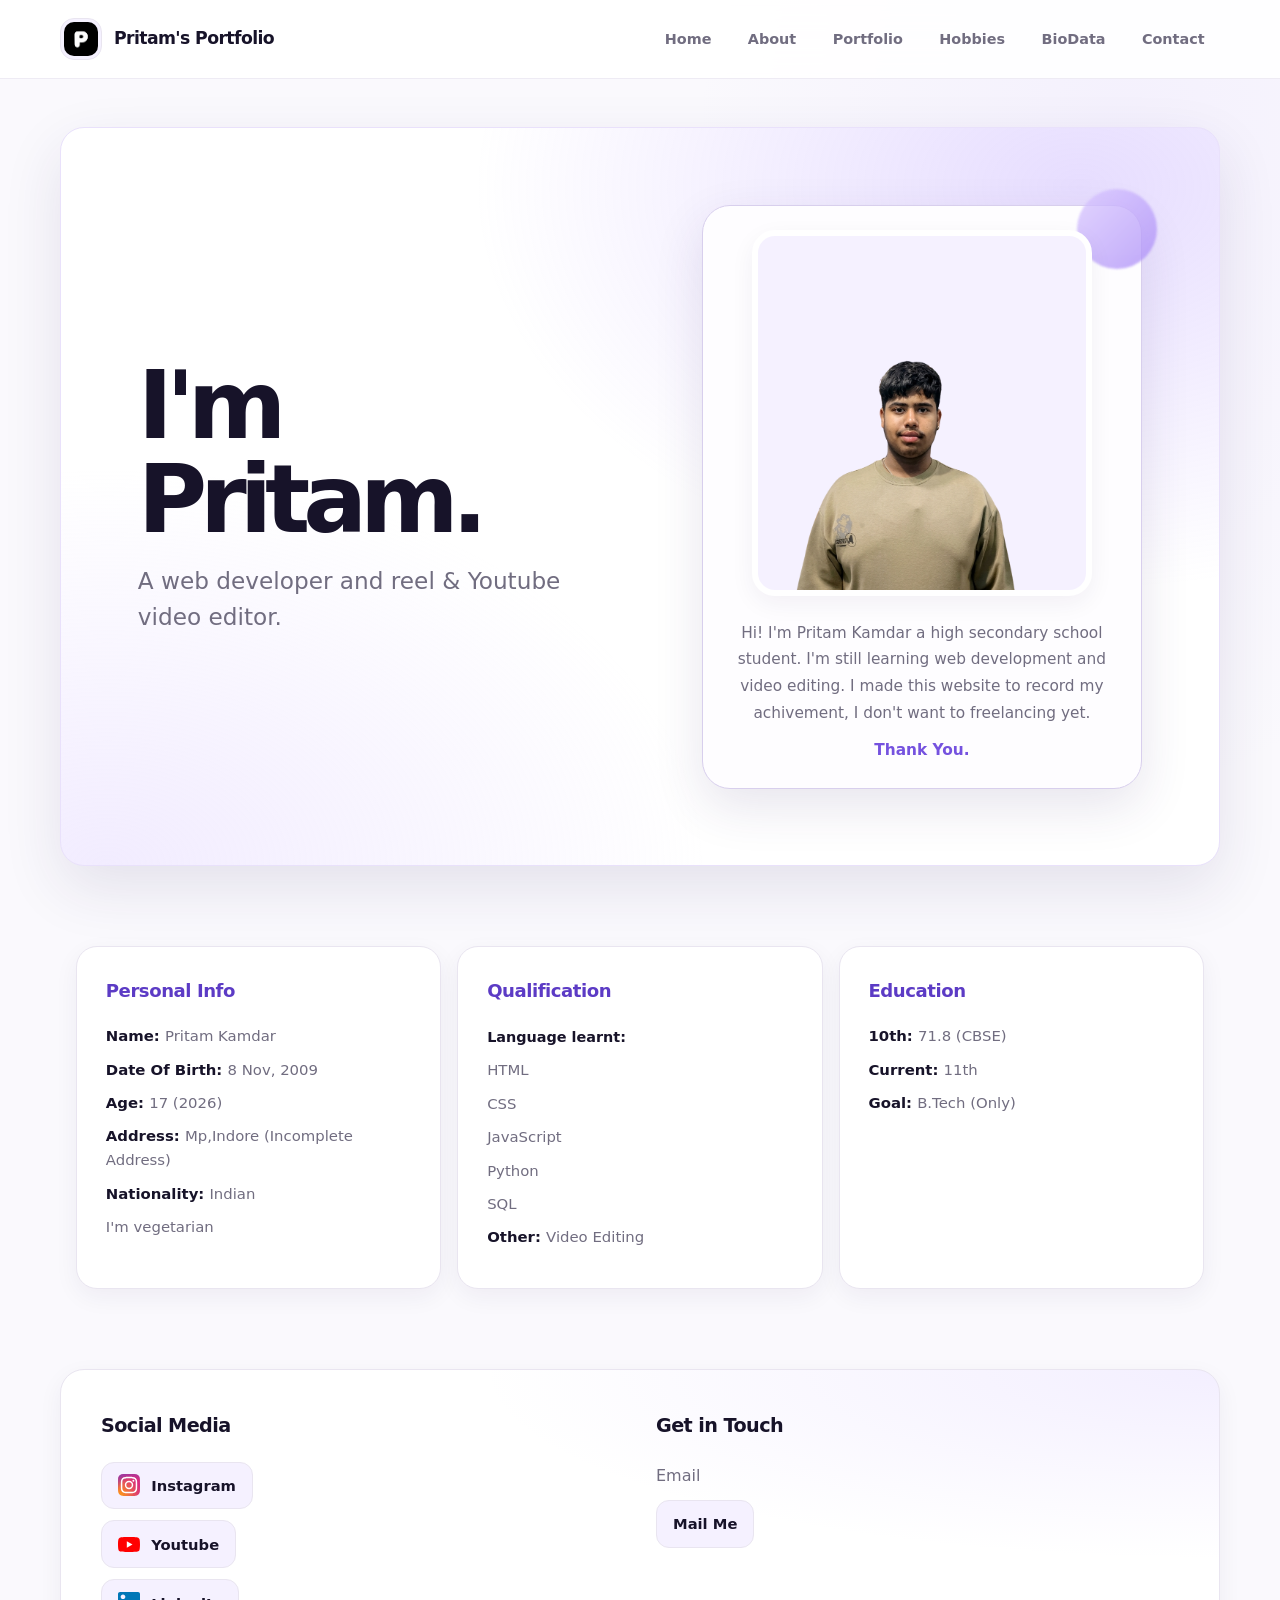
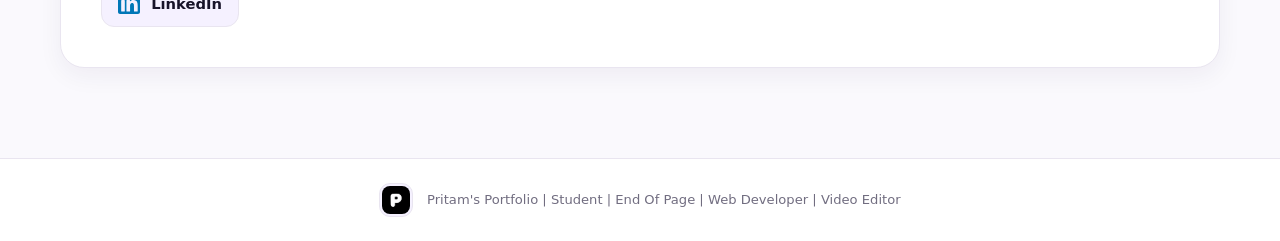
<file: index.html>
<!DOCTYPE html>
<html lang="en">
<head>
  <meta charset="UTF-8">
  <meta name="viewport" content="width=device-width, initial-scale=1.0">
  <meta name="description" content="A student's portfolio. Web developer and reel & Youtube video editor.">
  <title>Pritam's Portfolio</title>
  <link rel="icon" href="Assets/favicon.ico" type="image/x-icon">
  <link rel="stylesheet" href="style.css">
</head>
<body>

  <header>
    <a href="/">
      <img src="Assets/favicon.ico" >
      Pritam's Portfolio
    </a>
    <nav aria-label="Main Navigation">
      <ul>
        <li><a href="#home">Home</a></li>
        <li><a href="#about">About</a></li>
        <li><a href="portfolio.html">Portfolio</a></li>
        <li><a href="hobbies.html">Hobbies</a></li>
        <li><a href="biodata.html">BioData</a></li>
        <li><a href="#contact">Contact</a></li>
      </ul>
    </nav>
  </header>
  <main>
    <section id="home">
      <div>
        <p>I'm Pritam.</p>
        <p>A web developer and reel & Youtube video editor.</p>
      </div>
      <div>
        <img src="Assets/Images/me.png">
        <p>Hi! I'm Pritam Kamdar a high secondary school student. I'm still learning web development and video editing. I made this website to record my achivement, I don't want to freelancing yet.</p>
        <p>Thank You.</p>
      </div>
    </section>
    <section id="about">
      <div>
        <b>Personal Info</b>
        <p><b>Name: </b>Pritam Kamdar</p>
        <p><b>Date Of Birth: </b>8 Nov, 2009</p>
        <p><b>Age: </b>17 (2026)</p>
        <p><b>Address: </b>Mp,Indore (Incomplete Address)</p>
        <p><b>Nationality: </b>Indian</p>
        <p>I'm vegetarian</p>
      </div>
      <div>
        <b>Qualification</b>
        <b>Language learnt: </b>
        <p>HTML</p>
        <p>CSS</p>
        <p>JavaScript</p>
        <p>Python</p>
        <p>SQL</p>
        <p><b>Other: </b> Video Editing</p>
      </div>
      <div>
        <b>Education</b>
        <p><b>10th: </b>71.8 (CBSE)</p>
        <p><b>Current: </b>11th</p>
        <p><b>Goal: </b>B.Tech (Only)</p>
      </div>
    </section>
    <section id="contact">
      <div>
        <b>Social Media</b>
        <a href="https://www.instagram.com/pritam_11_2009?cnvx=bTZoYmQ3N28wYWcz"><img src="Assets/Icons/instagram.svg"> Instagram</a>
        <a href="https://youtube.com/@pritam_kamdar?si=nh9N2OVqdq195N9v"><img src="Assets/Icons/youtube.svg"> Youtube</a>
        <a href="https://www.linkedin.com/in/pritam-kamdar-396842412?utm_source=share_via&utm_content=profile&utm_medium=member_android"><img src="Assets/Icons/linkedin.svg"> LinkedIn</a>
      </div>
      <div>
        <b>Get in Touch</b>
        <p>Email</p>
        <a href="mailto:pritamkamdar2.0@gmail.com">Mail Me</a>
      </div>
    </section>
  </main>
  <footer>
    <img src="Assets/favicon.ico">
    <p>Pritam's Portfolio | Student | End Of Page | Web Developer | Video Editor</p>
  </footer>
</body>
</html>
</file>
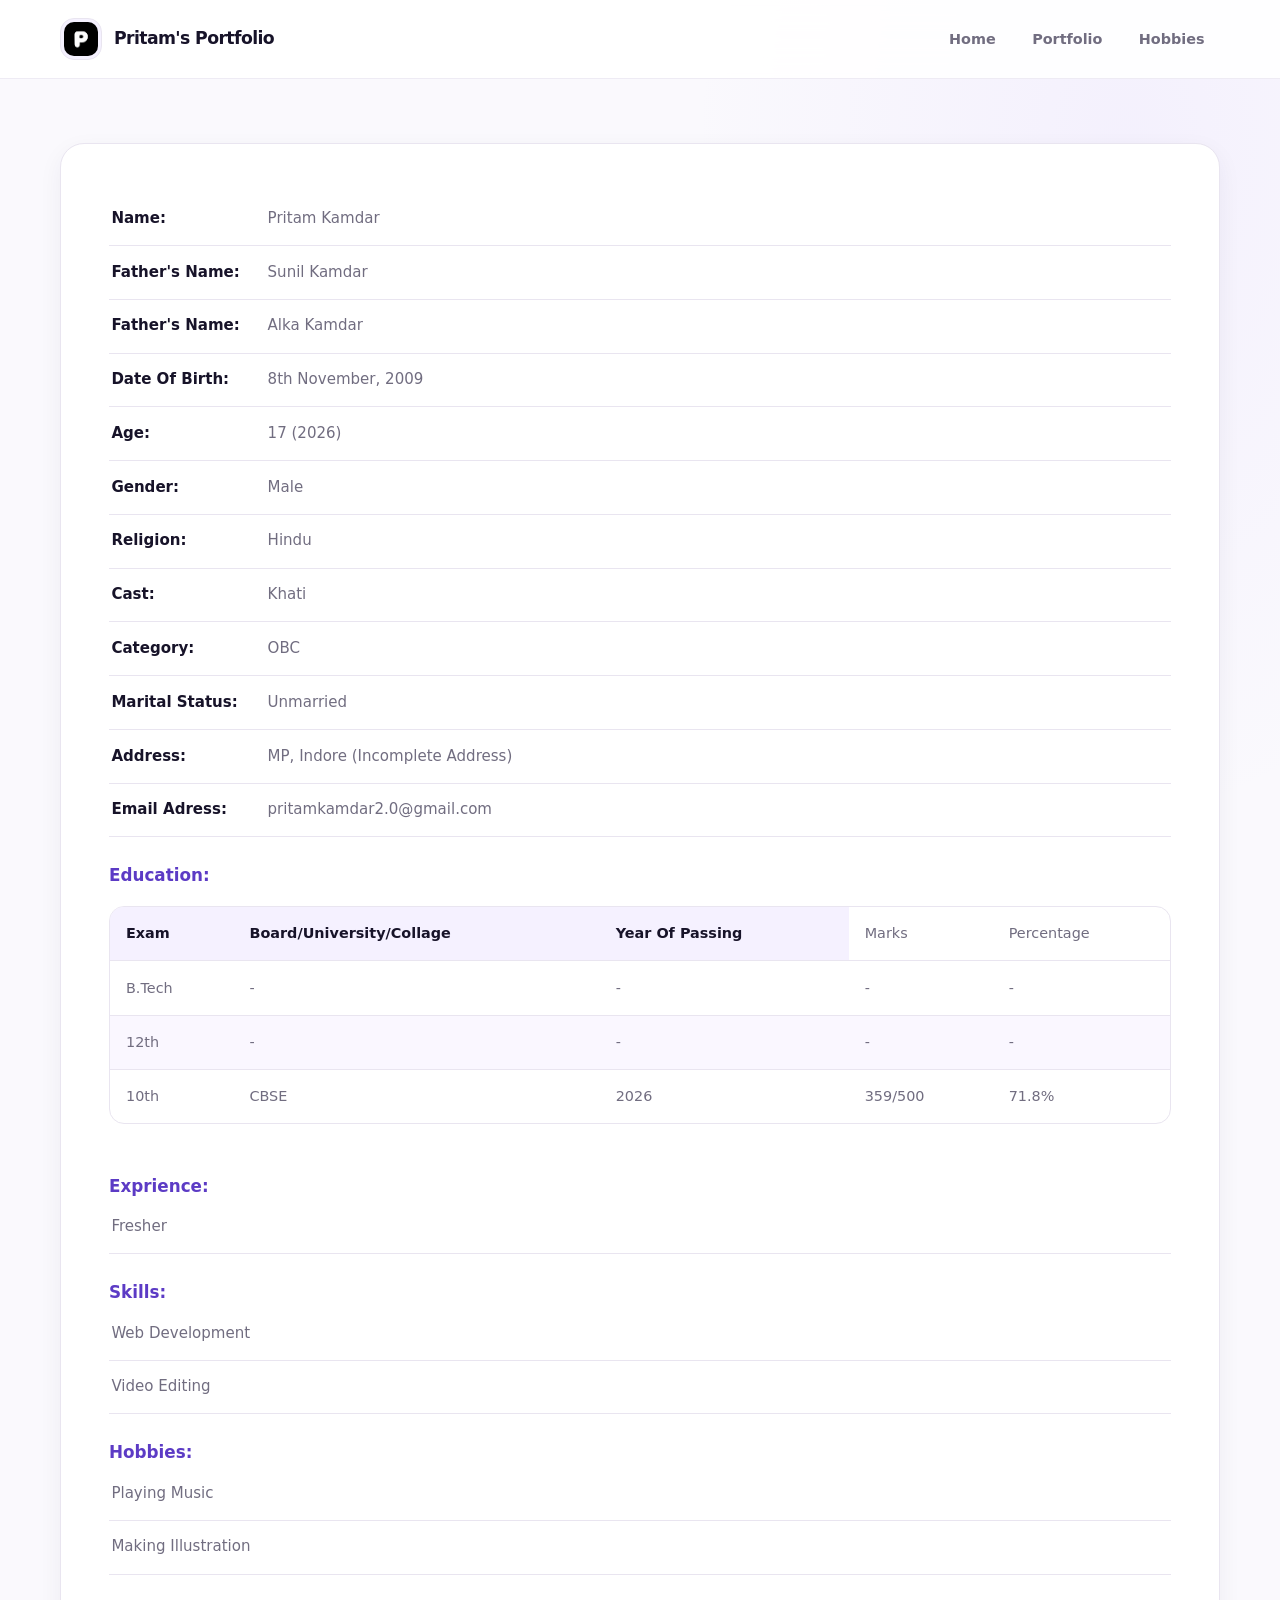
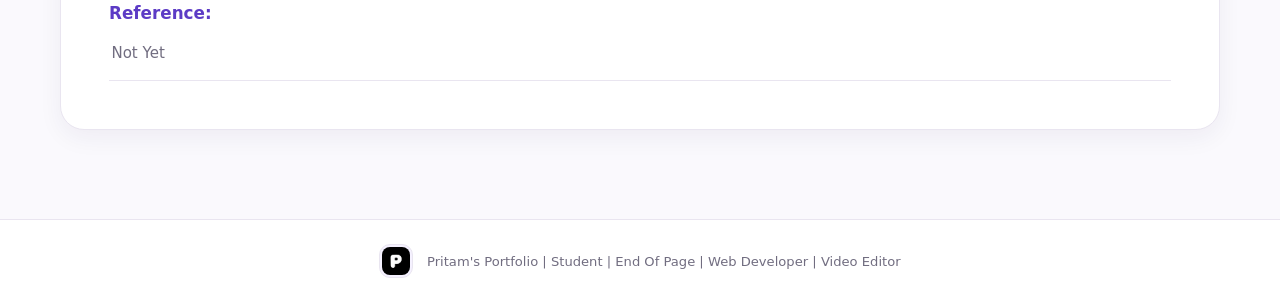
<file: biodata.html>
<!DOCTYPE html>
<html lang="en">
<head>
  <meta charset="UTF-8">
  <meta name="viewport" content="width=device-width, initial-scale=1.0">
  <title>Pritam's Portfolio</title>
  <link rel="icon" href="Assets/favicon.ico" type="image/x-icon">
  <link rel="stylesheet" href="style.css">
</head>
<body>

  <header>
    <a href="/">
      <img src="Assets/favicon.ico" >
      Pritam's Portfolio
    </a>
    <nav aria-label="Main Navigation">
      <ul>
        <li><a href="index.html">Home</a></li>
        <li><a href="portfolio.html">Portfolio</a></li>
        <li><a href="hobbies.html">Hobbies</a></li>
      </ul>
    </nav>
  </header>
  <main>
    <section>
      <p><b>Name: </b>Pritam Kamdar</p>
      <p><b>Father's Name: </b>Sunil Kamdar</p>
      <p><b>Father's Name: </b>Alka Kamdar</p>
      <p><b>Date Of Birth: </b>8th November, 2009</p>
      <p><b>Age: </b>17 (2026)</p>
      <p><b>Gender: </b>Male</p>
      <p><b>Religion: </b>Hindu</p>
      <p><b>Cast: </b>Khati</p>
      <p><b>Category: </b>OBC</p>
      <p><b>Marital Status: </b>Unmarried</p>
      <p><b>Address: </b>MP, Indore (Incomplete Address)</p>
      <p><b>Email Adress: </b>pritamkamdar2.0@gmail.com</p>
      <b>Education: </b>
      <table>
  <thead>
    <tr>
      <th>Exam</th>
      <th>Board/University/Collage</th>
      <th>Year Of Passing</th>
      <td>Marks</td>
      <td>Percentage</td>
    </tr>
  </thead>
  <tbody>
    <tr>
      <td>B.Tech</td>
      <td>-</td>
      <td>-</td>
      <td>-</td>
      <td>-</td>
    </tr>
    <tr>
      <td>12th</td>
      <td>-</td>
      <td>-</td>
      <td>-</td>
      <td>-</td>
    </tr>
    <tr>
      <td>10th</td>
      <td>CBSE</td>
      <td>2026</td>
      <td>359/500</td>
      <td>71.8%</td>
    </tr>
  </tbody>
</table>
      <b>Exprience: </b>
      <p>Fresher</p>
      <b>Skills: </b>
      <p>Web Development</p>
      <p>Video Editing</p>
      <b>Hobbies: </b>
      <p>Playing Music</p>
      <p>Making Illustration</p>
      <b>Reference: </b>
      <p>Not Yet</p>
    </section>
  </main>
  <footer>
    <img src="Assets/favicon.ico">
    <p>Pritam's Portfolio | Student | End Of Page | Web Developer | Video Editor</p>
  </footer>
</body>
</html>
</file>
<file: style.css>
/*
  Pritam's Portfolio — refreshed visual theme
  CSS only: works with the existing HTML and JavaScript.
  Light mode is the default; dark mode follows the device/browser setting.
*/

:root {
  color-scheme: light;
  --bg: #faf9fd;
  --surface: #ffffff;
  --surface-soft: #f5f1ff;
  --surface-tint: #eee8ff;
  --text: #171329;
  --muted: #716d80;
  --accent: #7552df;
  --accent-strong: #5c3bc5;
  --accent-wash: #eee8ff;
  --border: #e9e5f0;
  --shadow-sm: 0 8px 24px rgba(35, 24, 68, 0.055);
  --shadow-lg: 0 22px 60px rgba(49, 32, 93, 0.11);
  --radius: 24px;
  --content-width: 1160px;
}

@media (prefers-color-scheme: dark) {
  :root {
    color-scheme: dark;
    --bg: #100e18;
    --surface: #191624;
    --surface-soft: #211c30;
    --surface-tint: #2b2340;
    --text: #f4f0ff;
    --muted: #b4adc5;
    --accent: #b49aff;
    --accent-strong: #c9b8ff;
    --accent-wash: #2d2447;
    --border: #342d45;
    --shadow-sm: 0 8px 24px rgba(0, 0, 0, 0.16);
    --shadow-lg: 0 22px 60px rgba(0, 0, 0, 0.28);
  }
}

*,
*::before,
*::after {
  box-sizing: border-box;
}

html {
  scroll-behavior: smooth;
  scroll-padding-top: 100px;
}

body {
  min-width: 320px;
  margin: 0;
  background:
    radial-gradient(ellipse at 88% 8%, rgba(190, 164, 255, 0.10), transparent 27rem),
    var(--bg);
  color: var(--text);
  font-family: Inter, ui-sans-serif, system-ui, -apple-system, BlinkMacSystemFont,
    "Segoe UI", Roboto, Arial, sans-serif;
  font-size: 16px;
  line-height: 1.7;
  -webkit-font-smoothing: antialiased;
  text-rendering: optimizeLegibility;
  transition: background-color 0.25s ease, color 0.25s ease;
}

img,
video {
  display: block;
  max-width: 100%;
}

img {
  height: auto;
  object-fit: cover;
}

a {
  color: var(--accent);
  text-decoration: none;
  transition: color 0.2s ease, background-color 0.2s ease,
    border-color 0.2s ease, transform 0.2s ease;
}

a:hover {
  color: var(--accent-strong);
}

a:focus-visible,
button:focus-visible,
video:focus-visible {
  outline: 3px solid var(--accent);
  outline-offset: 4px;
}

h1,
h2,
h3,
b {
  color: var(--text);
}

h1,
h2,
h3 {
  line-height: 1.15;
  letter-spacing: -0.04em;
}

p {
  color: var(--muted);
}

::selection {
  color: #fff;
  background: var(--accent);
}

/* Top navigation */
header {
  position: sticky;
  top: 0;
  z-index: 20;
  display: flex;
  align-items: center;
  justify-content: space-between;
  gap: 1.5rem;
  width: 100%;
  padding: 1rem max(1.5rem, calc((100% - var(--content-width)) / 2));
  background: color-mix(in srgb, var(--surface) 88%, transparent);
  border-bottom: 1px solid color-mix(in srgb, var(--border) 75%, transparent);
  -webkit-backdrop-filter: blur(18px);
  backdrop-filter: blur(18px);
}

header > a {
  display: inline-flex;
  flex: 0 0 auto;
  align-items: center;
  gap: 0.75rem;
  color: var(--text);
  font-size: 1.08rem;
  font-weight: 800;
  letter-spacing: -0.035em;
  white-space: nowrap;
}

header > a:hover {
  color: var(--accent);
}

header > a img {
  width: 42px;
  height: 42px;
  padding: 3px;
  border: 1px solid var(--border);
  border-radius: 14px;
  background: var(--surface-soft);
  object-fit: contain;
}

nav ul {
  display: flex;
  align-items: center;
  justify-content: flex-end;
  flex-wrap: wrap;
  gap: 0.35rem;
  margin: 0;
  padding: 0;
  list-style: none;
}

nav a {
  display: block;
  padding: 0.62rem 0.9rem;
  border: 1px solid transparent;
  border-radius: 999px;
  color: var(--muted);
  font-size: 0.9rem;
  font-weight: 650;
  white-space: nowrap;
}

nav a:hover,
nav a:focus-visible {
  color: var(--accent-strong);
  background: var(--accent-wash);
  border-color: color-mix(in srgb, var(--accent) 16%, transparent);
}

/* Main layout and shared section treatment */
main {
  width: min(var(--content-width), calc(100% - 3rem));
  margin: 0 auto;
}

main section {
  position: relative;
  margin-block: clamp(2rem, 5vw, 4.5rem);
  padding: clamp(1.5rem, 4vw, 3rem);
  border: 1px solid var(--border);
  border-radius: var(--radius);
  background: var(--surface);
  box-shadow: var(--shadow-sm);
}

/* Home / hero */
#home {
  display: grid;
  grid-template-columns: minmax(0, 1.05fr) minmax(280px, 0.95fr);
  align-items: center;
  gap: clamp(2rem, 6vw, 5rem);
  min-height: 500px;
  margin-top: clamp(1.5rem, 4vw, 3rem);
  padding: clamp(2rem, 6vw, 5rem);
  overflow: hidden;
  border-color: #e9e1fb;
  background:
    radial-gradient(ellipse at 88% 8%, rgba(174, 143, 255, 0.30), transparent 42%),
    radial-gradient(ellipse at 4% 100%, rgba(220, 205, 255, 0.38), transparent 38%),
    var(--surface);
  box-shadow: var(--shadow-lg);
}

#home > div:first-child {
  min-width: 0;
}

#home > div:first-child p:first-child {
  margin: 0 0 1rem;
  color: var(--text);
  font-size: clamp(3.4rem, 7.4vw, 6.1rem);
  font-weight: 850;
  line-height: 0.99;
  letter-spacing: -0.075em;
}

#home > div:first-child p:nth-child(2) {
  max-width: 35rem;
  margin: 0;
  color: var(--muted);
  font-size: clamp(1.1rem, 2vw, 1.45rem);
  font-weight: 500;
  line-height: 1.55;
}

#home > div:last-child {
  position: relative;
  min-width: 0;
  padding: clamp(1rem, 3vw, 1.5rem);
  border: 1px solid color-mix(in srgb, var(--accent) 15%, var(--border));
  border-radius: 28px;
  background: color-mix(in srgb, var(--surface) 85%, var(--surface-soft));
  box-shadow: 0 18px 50px rgba(58, 39, 111, 0.12);
  text-align: center;
}

#home > div:last-child::before {
  position: absolute;
  z-index: 0;
  top: -1.1rem;
  right: -1rem;
  width: 5rem;
  height: 5rem;
  border-radius: 50%;
  background: linear-gradient(135deg, #d9c7ff, #a98af7);
  content: "";
  filter: blur(1px);
  opacity: 0.75;
}

#home > div:last-child img {
  position: relative;
  z-index: 1;
  width: min(100%, 340px);
  aspect-ratio: 4 / 4.3;
  margin: 0 auto 1.5rem;
  border: 6px solid var(--surface);
  border-radius: 23px;
  background: var(--surface-soft);
  box-shadow: var(--shadow-sm);
  object-position: center;
}

#home > div:last-child p {
  max-width: 34rem;
  margin: 0.6rem auto 0;
  font-size: 0.96rem;
  line-height: 1.75;
}

#home > div:last-child p:last-child {
  color: var(--accent);
  font-weight: 750;
}

/* About cards */
#about {
  display: grid;
  grid-template-columns: repeat(3, minmax(0, 1fr));
  gap: 1rem;
  padding: 1rem;
  border: 0;
  background: transparent;
  box-shadow: none;
}

#about > div {
  min-width: 0;
  padding: clamp(1.25rem, 2.5vw, 1.8rem);
  border: 1px solid var(--border);
  border-radius: 21px;
  background: var(--surface);
  box-shadow: var(--shadow-sm);
  transition: transform 0.2s ease, border-color 0.2s ease,
    box-shadow 0.2s ease;
}

#about > div:hover {
  transform: translateY(-4px);
  border-color: color-mix(in srgb, var(--accent) 35%, var(--border));
  box-shadow: var(--shadow-lg);
}

#about > div > b:first-child {
  display: block;
  margin-bottom: 1.15rem;
  color: var(--accent-strong);
  font-size: 1.13rem;
  font-weight: 800;
  letter-spacing: -0.025em;
}

#about > div > b:not(:first-child) {
  display: block;
  margin-top: 1rem;
  color: var(--text);
  font-size: 0.9rem;
}

#about p {
  margin-block: 0.6rem;
  overflow-wrap: anywhere;
  font-size: 0.93rem;
  line-height: 1.6;
}

#about p b {
  color: var(--text);
  font-weight: 700;
}

/* Contact area */
#contact {
  display: grid;
  grid-template-columns: repeat(2, minmax(0, 1fr));
  gap: 2rem;
  padding: clamp(1.5rem, 4vw, 2.5rem);
  background:
    radial-gradient(ellipse at 100% 0%, rgba(185, 159, 255, 0.17), transparent 45%),
    var(--surface);
}

#contact > div {
  display: flex;
  flex-direction: column;
  align-items: flex-start;
  gap: 0.7rem;
  min-width: 0;
}

#contact > div > b {
  margin-bottom: 0.45rem;
  font-size: 1.2rem;
  font-weight: 800;
  letter-spacing: -0.03em;
}

#contact > div > p {
  margin: 0;
}

#contact a {
  display: inline-flex;
  align-items: center;
  gap: 0.7rem;
  min-height: 44px;
  padding: 0.65rem 1rem;
  border: 1px solid var(--border);
  border-radius: 13px;
  background: var(--surface-soft);
  color: var(--text);
  font-size: 0.92rem;
  font-weight: 650;
}

#contact a:hover {
  transform: translateY(-2px);
  border-color: var(--accent);
  background: var(--accent-wash);
  color: var(--accent-strong);
}

#contact a img {
  width: 22px;
  height: 22px;
  object-fit: contain;
}

/* Portfolio and hobbies: CSS-generated section labels use existing IDs */
#site,
#edit,
#illustration,
#music,
#animation {
  display: grid;
  grid-template-columns: repeat(auto-fit, minmax(min(100%, 265px), 1fr));
  align-items: stretch;
  gap: 1.25rem;
  padding: clamp(1.25rem, 3vw, 2rem);
  border: 0;
  background: transparent;
  box-shadow: none;
}

#site::before,
#edit::before,
#illustration::before,
#music::before,
#animation::before {
  grid-column: 1 / -1;
  margin: 0 0 0.15rem;
  color: var(--text);
  font-size: clamp(1.7rem, 3.5vw, 2.25rem);
  font-weight: 850;
  line-height: 1.2;
  letter-spacing: -0.055em;
}

#site::before { content: "Web Projects"; }
#edit::before { content: "Video Edits"; }
#illustration::before { content: "Illustration"; }
#music::before { content: "Music"; }
#animation::before { content: "Animation"; }

.project-card {
  min-width: 0;
  padding: 0.85rem;
  overflow: hidden;
  border: 1px solid var(--border);
  border-radius: 21px;
  background: var(--surface);
  box-shadow: var(--shadow-sm);
  transition: transform 0.22s ease, border-color 0.22s ease,
    box-shadow 0.22s ease;
}

.project-card:hover {
  transform: translateY(-5px);
  border-color: color-mix(in srgb, var(--accent) 40%, var(--border));
  box-shadow: var(--shadow-lg);
}

.project-card > a {
  display: block;
  color: inherit;
}

.project-card img,
.project-card video {
  width: 100%;
  aspect-ratio: 16 / 10;
  margin-bottom: 1rem;
  border: 1px solid var(--border);
  border-radius: 15px;
  background: var(--surface-soft);
  object-fit: cover;
}

.project-card .title {
  margin: 0.15rem 0 0.35rem;
  color: var(--text);
  font-size: 1.12rem;
  font-weight: 800;
  line-height: 1.35;
  letter-spacing: -0.025em;
}

.project-card .description {
  margin: 0 0 0.65rem;
  font-size: 0.91rem;
  line-height: 1.6;
}

.project-card .date {
  margin: 0;
  color: var(--muted);
  font-size: 0.78rem;
}

/* Biodata page */
main > section:has(table) {
  overflow-x: auto;
  padding: clamp(1.25rem, 4vw, 3rem);
}

main > section:has(table) > p {
  display: block;
  margin: 0;
  padding: 0.85rem 0.15rem;
  border-bottom: 1px solid var(--border);
  overflow-wrap: anywhere;
  font-size: 0.94rem;
}

main > section:has(table) > p b {
  display: inline-block;
  min-width: 145px;
  margin-right: 0.7rem;
  color: var(--text);
  font-weight: 750;
}

main > section:has(table) > b {
  display: inline-block;
  margin-top: 1.5rem;
  color: var(--accent-strong);
  font-size: 1.05rem;
}

table {
  width: 100%;
  min-width: 540px;
  margin-block: 1rem 1.5rem;
  overflow: hidden;
  border: 1px solid var(--border);
  border-collapse: separate;
  border-spacing: 0;
  border-radius: 15px;
  background: var(--surface);
  font-size: 0.9rem;
}

th,
td {
  padding: 0.9rem 1rem;
  border-bottom: 1px solid var(--border);
  text-align: left;
}

th {
  color: var(--text);
  background: var(--surface-soft);
  font-weight: 800;
}

td {
  color: var(--muted);
}

tbody tr:nth-child(even) {
  background: color-mix(in srgb, var(--surface-soft) 55%, var(--surface));
}

tbody tr:last-child td {
  border-bottom: 0;
}

/* Footer */
footer {
  display: flex;
  align-items: center;
  justify-content: center;
  gap: 0.85rem;
  margin-top: clamp(3rem, 7vw, 6rem);
  padding: 1.5rem max(1.5rem, calc((100% - var(--content-width)) / 2));
  border-top: 1px solid var(--border);
  background: var(--surface);
  text-align: center;
}

footer img {
  flex: 0 0 auto;
  width: 34px;
  height: 34px;
  padding: 2px;
  border: 1px solid var(--border);
  border-radius: 11px;
  background: var(--surface-soft);
  object-fit: contain;
}

footer p {
  margin: 0;
  font-size: 0.82rem;
  line-height: 1.5;
}

/* Tablet */
@media (max-width: 900px) {
  header {
    gap: 1rem;
    padding-inline: 1.25rem;
  }

  header > a {
    font-size: 1rem;
  }

  nav a {
    padding: 0.55rem 0.72rem;
    font-size: 0.85rem;
  }

  #home {
    grid-template-columns: minmax(0, 1fr) minmax(230px, 0.85fr);
    gap: 1.75rem;
  }

  #about {
    grid-template-columns: repeat(2, minmax(0, 1fr));
  }
}

/* Mobile */
@media (max-width: 680px) {
  html {
    scroll-padding-top: 20px;
  }

  header {
    position: relative;
    flex-direction: column;
    align-items: stretch;
    gap: 0.8rem;
    padding: 0.9rem 1rem 0.75rem;
  }

  header > a {
    justify-content: center;
  }

  nav {
    width: 100%;
    overflow-x: auto;
    scrollbar-width: none;
  }

  nav::-webkit-scrollbar {
    display: none;
  }

  nav ul {
    width: max-content;
    min-width: 100%;
    justify-content: flex-start;
    flex-wrap: nowrap;
    gap: 0.2rem;
  }

  nav a {
    padding: 0.52rem 0.78rem;
    font-size: 0.82rem;
  }

  main {
    width: calc(100% - 1.2rem);
  }

  main section {
    margin-block: 1.25rem;
    border-radius: 20px;
  }

  #home {
    grid-template-columns: 1fr;
    min-height: auto;
    gap: 1.75rem;
    margin-top: 1rem;
    padding: 1.5rem;
    text-align: center;
  }

  #home > div:first-child p:first-child {
    font-size: clamp(3.3rem, 14vw, 5rem);
  }

  #home > div:first-child p:nth-child(2) {
    margin-inline: auto;
    font-size: 1.08rem;
  }

  #home > div:last-child {
    width: 100%;
    max-width: 430px;
    margin-inline: auto;
    padding: 0.9rem;
  }

  #home > div:last-child img {
    width: min(100%, 270px);
    aspect-ratio: 1 / 1.08;
  }

  #about {
    grid-template-columns: 1fr;
    gap: 0.85rem;
    padding: 0;
  }

  #contact {
    grid-template-columns: 1fr;
    gap: 1.75rem;
    padding: 1.4rem;
  }

  #site,
  #edit,
  #illustration,
  #music,
  #animation {
    grid-template-columns: 1fr;
    gap: 1rem;
    padding: 0.5rem 0;
  }

  #site::before,
  #edit::before,
  #illustration::before,
  #music::before,
  #animation::before {
    font-size: 1.8rem;
  }

  .project-card {
    padding: 0.7rem;
    border-radius: 18px;
  }

  main > section:has(table) > p b {
    min-width: 112px;
  }

  footer {
    flex-direction: column;
    gap: 0.65rem;
    padding: 1.4rem 1rem;
  }
}

/* Small phones */
@media (max-width: 380px) {
  header > a {
    font-size: 0.95rem;
  }

  #home {
    padding: 1.15rem;
  }

  #home > div:first-child p:first-child {
    font-size: 3.15rem;
  }

  #about > div {
    padding: 1.1rem;
  }
}

@media (prefers-reduced-motion: reduce) {
  *,
  *::before,
  *::after {
    scroll-behavior: auto !important;
    transition-duration: 0.01ms !important;
    animation-duration: 0.01ms !important;
    animation-iteration-count: 1 !important;
  }
}
</file>
